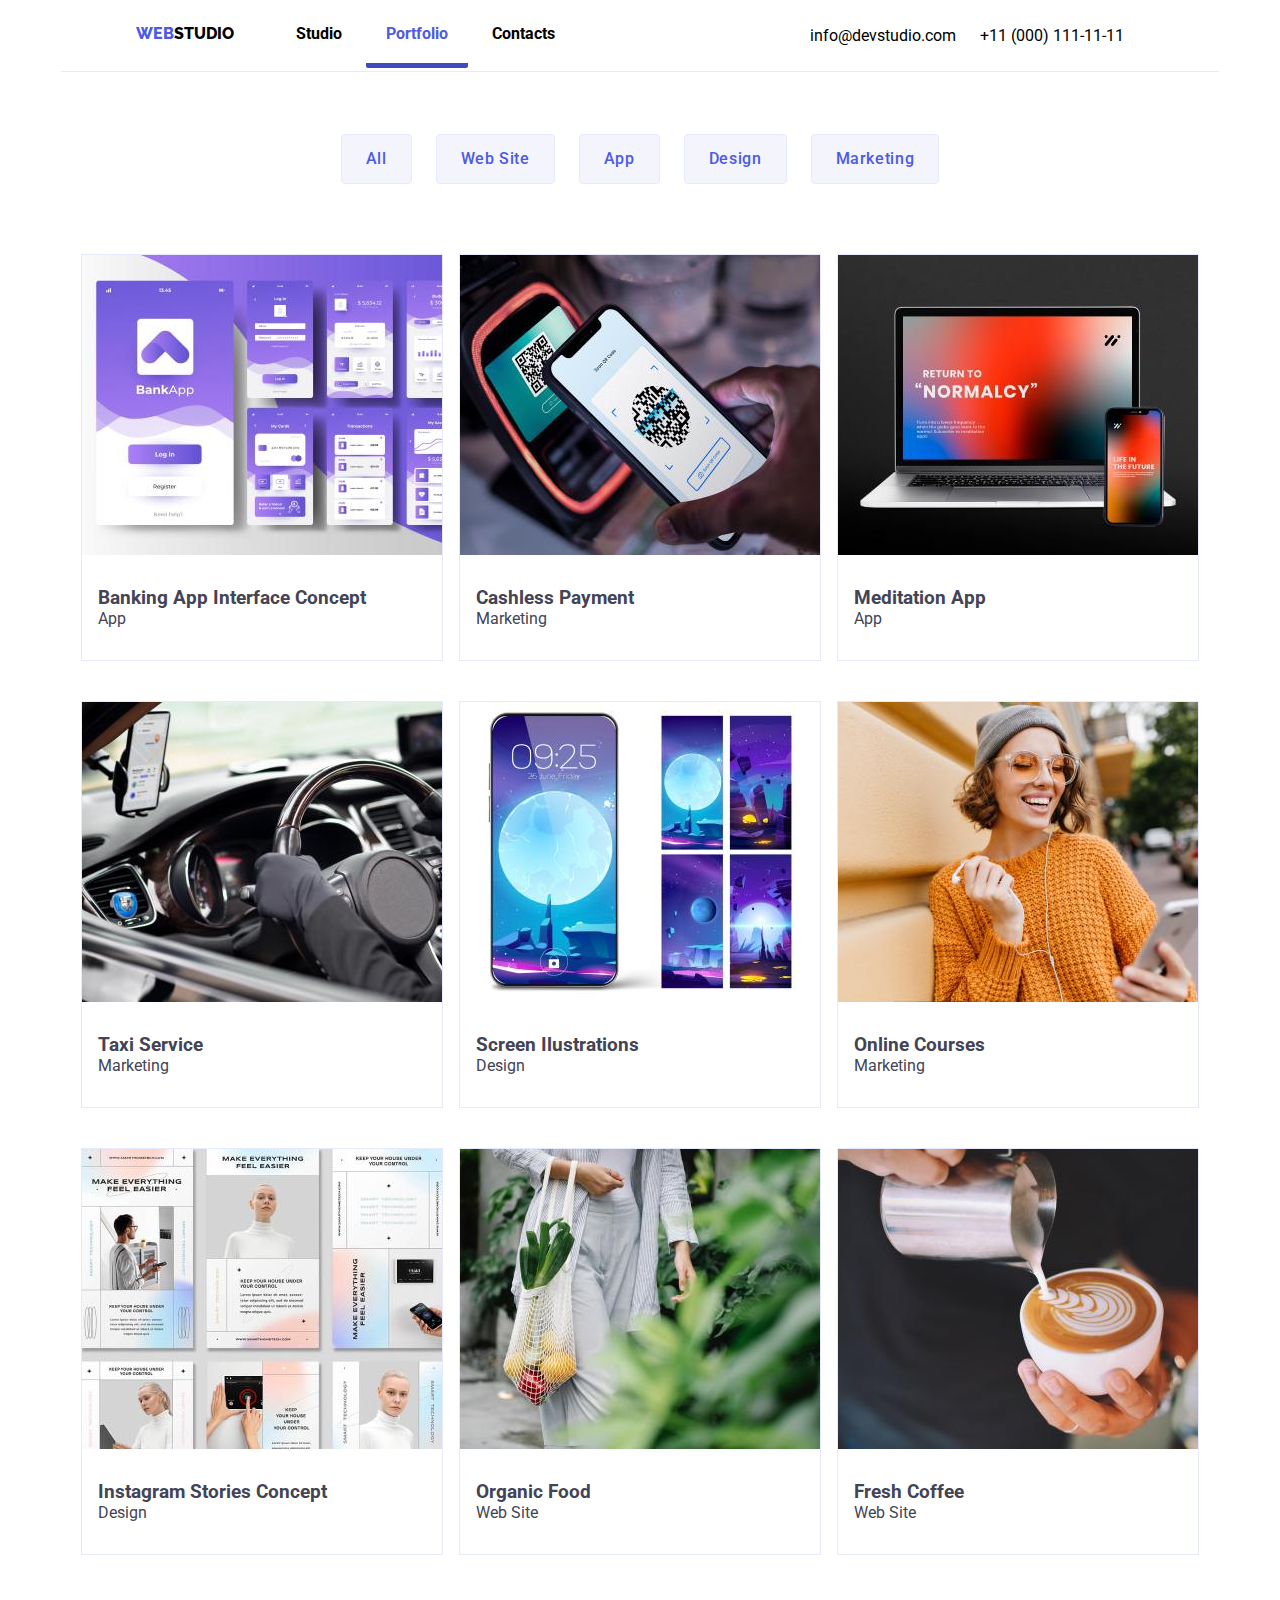
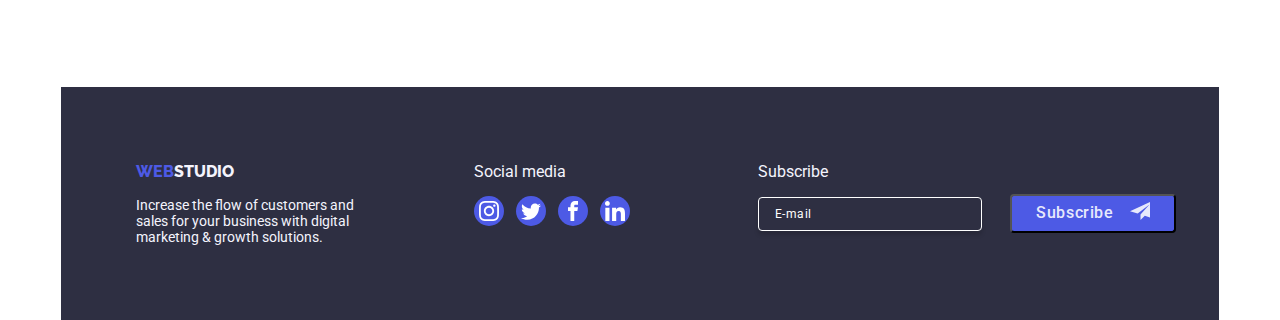
<file: portfolio.html>
<!DOCTYPE html>
<html lang="en">
  <head>
    <meta charset="UTF-8" />
    <meta name="viewport" content="width=device-width, initial-scale=1.0" />
    <link rel="stylesheet" type="text/css" href="./CSS/styles.css" />
    <title>Portfolio</title>

    <!--GoogleFont-->
    <link rel="preconnect" href="https://fonts.googleapis.com" />
    <link rel="preconnect" href="https://fonts.gstatic.com" crossorigin />
    <link
      href="https://fonts.googleapis.com/css2?family=Raleway:wght@800&family=Roboto:wght@400;500;700;900&display=swap"
      rel="stylesheet"
    />
    <link
      rel="stylesheet"
      href="https://cdnjs.cloudflare.com/ajax/libs/modern-normalize/2.0.0/modern-normalize.min.css"
      integrity="sha512-4xo8blKMVCiXpTaLzQSLSw3KFOVPWhm/TRtuPVc4WG6kUgjH6J03IBuG7JZPkcWMxJ5huwaBpOpnwYElP/m6wg=="
      crossorigin="anonymous"
      referrerpolicy="no-referrer"
    />
  </head>
  <body class="container">
    <header>
      <!--Navigational Links-->

      <nav class="headerlinks">
        <ul class="headerlinks-menu1">
          <li class="headerlinks-left">
            <a href="index.html" class="webstudio" style="color: #4d5ae5"
              >WEB<span class="Studio" style="color: black">STUDIO</span></a
            >
          </li>
          <li class="headerlinks-left">
            <a href="index.html" class="link">Studio</a>
          </li>

          <li class="headerlinks-left">
            <a href="portfolio.html" class="link active" style="color: #4d5ae5"
              >Portfolio</a
            >
          </li>

          <li class="headerlinks-left">
            <a href="#" class="link">Contacts</a>
          </li>
        </ul>

        <ul class="headerlinks-menu2">
          <li class="headerlinks-right">
            <a href="mailto:info@devstudio.com" class="link2"
              >info&#64;devstudio.com</a
            >
          </li>

          <li class="headerlinks-right">
            <a href="tel:+110001111111" class="link2"
              >+11 &#40;000&#41; 111&#8208;11&#8208;11</a
            >
          </li>
        </ul>
      </nav>
    </header>

    <main>
      <div class="portfoliofilter">
        <!--Portfolio Button Filter Section-->
        <br />
        <button class="portfoliobuttons" type="button">All</button>
        <button class="portfoliobuttons" type="button">Web Site</button>
        <button class="portfoliobuttons" type="button">App</button>
        <button class="portfoliobuttons" type="button">Design</button>
        <button class="portfoliobuttons" type="button">Marketing</button>
      </div>

      <section>
        <!--Portfolio Images Section-->

        <div class="portfolioimagesection">
          <div class="portfoliocontainer">
            <div class="portfoliodetails">
              <div class="portfolio-image">
                <img
                  src="Images/portfolio_banking_app_interface_concept.jpg"
                  alt="portfolio_banking_app_interface_concept"
                  width="360"
                  height="300"
                />
                <div class="portfolio-imagecaption">
                  <p>
                    14 Stylish and User-Friendly App Design Concepts · Task
                    Manager App · Calorie Tracker App · Exotic Fruit Ecommerce
                    App · Cloud Storage App
                  </p>
                </div>
              </div>

              <ul class="portfoliotext">
                <li><h3>Banking App Interface Concept</h3></li>
                <li>App</li>
              </ul>
            </div>

            <div class="portfoliodetails">
              <div class="portfolio-image">
                <img
                  src="Images/portfolio_cashless_payment.jpg"
                  alt="portfolio_cashless_payment"
                  width="360"
                  height="300"
                />
                <div class="portfolio-imagecaption">
                  <p>
                    14 Stylish and User-Friendly App Design Concepts · Task
                    Manager App · Calorie Tracker App · Exotic Fruit Ecommerce
                    App · Cloud Storage App
                  </p>
                </div>
              </div>
              <ul class="portfoliotext">
                <li><h3>Cashless Payment</h3></li>
                <li>Marketing</li>
              </ul>
            </div>

            <div class="portfoliodetails">
              <div class="portfolio-image">
                <img
                  src="Images/portfolio_meditation_app.jpg"
                  alt="portfolio_meditation_app"
                  width="360"
                  height="300"
                />
                <div class="portfolio-imagecaption">
                  <p>
                    14 Stylish and User-Friendly App Design Concepts · Task
                    Manager App · Calorie Tracker App · Exotic Fruit Ecommerce
                    App · Cloud Storage App
                  </p>
                </div>
              </div>
              <ul class="portfoliotext">
                <li><h3>Meditation App</h3></li>
                <li>App</li>
              </ul>
            </div>
          </div>

          <div class="portfoliocontainer">
            <div class="portfoliodetails">
              <div class="portfolio-image">
                <img
                  src="Images/portfolio_taxi_service.jpg"
                  alt="portfolio_taxi_service"
                  width="360"
                  height="300"
                />
                <div class="portfolio-imagecaption">
                  <p>
                    14 Stylish and User-Friendly App Design Concepts · Task
                    Manager App · Calorie Tracker App · Exotic Fruit Ecommerce
                    App · Cloud Storage App
                  </p>
                </div>
              </div>
              <ul class="portfoliotext">
                <li><h3>Taxi Service</h3></li>
                <li>Marketing</li>
              </ul>
            </div>

            <div class="portfoliodetails">
              <div class="portfolio-image">
                <img
                  src="Images/portfolio_screen_illustrations.jpg"
                  alt="portfolio_screen_illustrations"
                  width="360"
                  height="300"
                />
                <div class="portfolio-imagecaption">
                  <p>
                    14 Stylish and User-Friendly App Design Concepts · Task
                    Manager App · Calorie Tracker App · Exotic Fruit Ecommerce
                    App · Cloud Storage App
                  </p>
                </div>
              </div>
              <ul class="portfoliotext">
                <li><h3>Screen Ilustrations</h3></li>
                <li>Design</li>
              </ul>
            </div>

            <div class="portfoliodetails">
              <div class="portfolio-image">
                <img
                  src="Images/portfolio_online_courses.jpg"
                  alt="portfolio_online_courses"
                  width="360"
                  height="300"
                />

                <div class="portfolio-imagecaption">
                  <p>
                    14 Stylish and User-Friendly App Design Concepts · Task
                    Manager App · Calorie Tracker App · Exotic Fruit Ecommerce
                    App · Cloud Storage App
                  </p>
                </div>
              </div>
              <ul class="portfoliotext">
                <li><h3>Online Courses</h3></li>
                <li>Marketing</li>
              </ul>
            </div>
          </div>

          <div class="portfoliocontainer">
            <div class="portfoliodetails">
              <div class="portfolio-image">
                <img
                  src="Images/portfolio_instagram_stories_concept.jpg"
                  alt="portfolio_instagram_stories_concept"
                  width="360"
                  height="300"
                />
                <div class="portfolio-imagecaption">
                  <p>
                    14 Stylish and User-Friendly App Design Concepts · Task
                    Manager App · Calorie Tracker App · Exotic Fruit Ecommerce
                    App · Cloud Storage App
                  </p>
                </div>
              </div>
              <ul class="portfoliotext">
                <li><h3>Instagram Stories Concept</h3></li>
                <li>Design</li>
              </ul>
            </div>

            <div class="portfoliodetails">
              <div class="portfolio-image">
                <img
                  src="Images/portfolio_organic_food.jpg"
                  alt="portfolio_organic_food"
                  width="360"
                  height="300"
                />
                <div class="portfolio-imagecaption">
                  <p>
                    14 Stylish and User-Friendly App Design Concepts · Task
                    Manager App · Calorie Tracker App · Exotic Fruit Ecommerce
                    App · Cloud Storage App
                  </p>
                </div>
              </div>
              <ul class="portfoliotext">
                <li><h3>Organic Food</h3></li>
                <li>Web Site</li>
              </ul>
            </div>

            <div class="portfoliodetails">
              <div class="portfolio-image">
                <img
                  src="Images/portfolio_fresh_coffee.jpg"
                  alt="portfolio_fresh_coffee"
                  width="360"
                  height="300"
                />

                <div class="portfolio-imagecaption">
                  <p>
                    14 Stylish and User-Friendly App Design Concepts · Task
                    Manager App · Calorie Tracker App · Exotic Fruit Ecommerce
                    App · Cloud Storage App
                  </p>
                </div>
              </div>
              <ul class="portfoliotext">
                <li><h3>Fresh Coffee</h3></li>
                <li>Web Site</li>
              </ul>
            </div>
          </div>
        </div>
      </section>
    </main>

    <footer>
      <!--End Description-->
      <div class="footer">
        <div class="footerlogodetails">
          <a href="index.html" class="webstudio" style="color: #4d5ae5"
            >WEB<span class="Studio" style="color: #f4f4fd">STUDIO</span></a
          >

          <div class="footerdetails">
            <p>
              Increase the flow of customers and
              <br />
              sales for your business with digital
              <br />
              marketing &amp; growth solutions.
            </p>
          </div>
        </div>
        <div class="footersocialmedia">
          <p class="footerlabel">Social media</p>
          <div class="footer-icon">
            <svg width="20px" height="20px" class="iconsocmed">
              <use xlink:href="Images/icons.svg#instagram"></use>
            </svg>
          </div>
          <div class="footer-icon">
            <svg width="20" height="20" class="iconsocmed">
              <use xlink:href="./Images/icons.svg#twitter"></use>
            </svg>
          </div>
          <div class="footer-icon">
            <svg width="20" height="20" class="iconsocmed">
              <use xlink:href="./Images/icons.svg#facebook"></use>
            </svg>
          </div>
          <div class="footer-icon">
            <svg width="20" height="20" class="iconsocmed">
              <use xlink:href="./Images/icons.svg#linkedin-1"></use>
            </svg>
          </div>
        </div>

        <div>
          <p class="footerlabel">Subscribe</p>
          <div class="footer-subscribe">
            <form class="footer-form">
              <input type="email" class="footer-input" placeholder="E-mail" />
              <button type="submit" class="footer-button">
                Subscribe
                <span>
                  <svg width="20" height="20" class="icon-form">
                    <use xlink:href="./Images/icons.svg#icon-subscribe"></use>
                  </svg>
                </span>
              </button>
            </form>
          </div>
        </div>
      </div>
    </footer>
  </body>
</html>
</file>
<file: CSS/styles.css>
/*Global CSS*/

* {
  margin: 0;
  padding: 0;
  box-sizing: border-box;
}
.container {
  max-width: 1158px;
  padding-left: 0;
  padding-right: 0;
  margin-left: auto;
  margin-right: auto;
}
/* Root CSS*/
:root {
  --Iris: #4d5ae5;
  --Cloud: #f4f4fd;
  --Navy-Blue: #2e2f42;
  --White: #fff;
  --Cornflower: #e7e9fc;
  --SLATE: #434455;
  --lightslate: #8e8f99;
  --ocean: #404bbf;

  /* Navigational links CSS */
}
.headerlinks {
  display: flex;
  justify-content: space-between;
  align-items: center;
  flex-direction: row;
  padding-left: 75px;
  padding-right: 75px;
  flex-wrap: wrap;
  border-bottom: 1px solid var(--Cornflower);
  height: 72px;
}
.webstudio {
  text-decoration: none;
  font-weight: 800;
  font-family: 'raleway', sans-serif;
  padding-right: 38px;
  cursor: pointer;
}

.headerlinks-left .link {
  /*text decorations*/
  text-decoration: none;
  font-weight: bold;
  color: black;
  font-size: 16px;
  padding-right: 20px;
  padding-left: 20px;
}

.headerlinks-right .link2 {
  /*text decorations*/
  text-decoration: none;
  color: black;
  font-size: 16px;
  padding-right: 20px;
  padding-bottom: 20px;
}
.link:hover {
  color: gray;
}
.link2:hover {
  color: gray;
}
.link:active {
  color: var(--ocean);
  border-bottom: 5px solid var(--ocean);
  border-radius: 2px;
  width: 100%;
  display: inline-flex;
  padding-top: 20px;
  padding-bottom: 20px;
}
.link2:active {
  color: var(--ocean);
  border-bottom: 5px solid var(--ocean);
  border-radius: 2px;
  width: 100%;
  display: inline-flex;
  padding-top: 20px;
  padding-bottom: 20px;
}

.active {
  color: var(--ocean);
  border-bottom: 5px solid var(--ocean);
  border-radius: 2px;
  width: 100%;
  display: inline-flex;
  padding-top: 20px;
  padding-bottom: 20px;
}

.headerlinks-left {
  display: inline-block;
}

.headerlinks-right {
  display: inline-block;
}

/* Title heading CSS */

.button:hover {
  background-color: var(--Iris);
  color: var(--Cloud);
  box-shadow: 0px 2px 1px 0px rgba(46, 47, 66, 0.08),
    0px 1px 1px 0px rgba(46, 47, 66, 0.16),
    0px 1px 6px 0px rgba(46, 47, 66, 0.08);
}

.title {
  background-image: url('../Images/people_office.jpg');
  background-size: cover;
  position: relative;
  background-position: center;
  background-position-y: -135px;
  height: 500px;
  width: 1158px;

  font-size: 40px;
  color: var(--Cloud);

  /* flex*/
  display: flex;
  align-items: center;
  flex-direction: column;
  justify-content: center;
  font-weight: 900;
  flex-shrink: 0;

  /*margins and padding*/
  padding-top: 200px;
  padding-bottom: 200px;
}

.titleoverlay {
  background-color: rgba(46, 47, 66, 0.7);
  position: absolute;
  height: 100%;
  width: 100%;
  top: 0;
  left: 0;
  z-index: 1;
}

.button {
  z-index: 10;
}

.herotitle {
  border: 0;
  padding-bottom: 24px;
  z-index: 11;
}

.button {
  text-align: center;
  color: var(--SLATE);
  border-radius: 4px;
  cursor: pointer;
  font-family: Roboto;
  font-size: 16px;

  /*margins and padding*/
  padding-top: 16px;
  padding-bottom: 16px;
  padding-left: 32px;
  padding-right: 32px;
  border: 4px;
}

/*Modal CSS*/
.backdrop {
  width: 100%;
  height: 100%;
  background-color: rgba(0, 0, 0, 0.4);
  position: fixed;
  top: 0;
  display: flex;
  justify-content: center;
  align-items: center;
  transition: opacity 250ms cubic-bezier(0.4, 0, 0.2, 1);
  z-index: 12;
}
.modal {
  width: 408px;
  height: 584px;
  background-color: white;
  border-radius: 4px;
  padding: 24px;
}
.is-hidden {
  pointer-events: none;
  opacity: 0;
}
.modal-close-btn {
  border-radius: 100%;
  border: 1px solid rgba(0, 0, 0, 0.1);
  background-color: var(--Cornflower);
  width: 24px;
  height: 24px;
  color: var(--ocean);
  margin-left: auto;
  display: block;
  transition: fill 250ms cubic-bezier(0.4, 0, 0.2, 1),
    border 250ms cubic-bezier(0.4, 0, 0.2, 1);
  cursor: pointer;
  display: flex;
  align-items: center;
  justify-content: center;
  font-size: 16px;
}
.modal-close-btn:hover {
  fill: currentColor;
  border: 1px solid currentColor;
  background-color: var(--ocean);
  color: var(--Cornflower);
  transition: fill 250ms cubic-bezier(0.4, 0, 0.2, 1),
    border 250ms cubic-bezier(0.4, 0, 0.2, 1);
}

.modal-header {
  color: var(--NAVY-BLUE, #2e2f42);
  text-align: center;
  margin-top: 24px;
  margin-bottom: 16px;
  /* Body Medium */
  font-family: Roboto;
  font-size: 16px;
  font-style: normal;
  font-weight: 500;
  line-height: 24px; /* 150% */
  letter-spacing: 0.32px;
}

.modal-label {
  color: var(--LIGHT-SLATE, #8e8f99);
  /* Small Text */
  font-family: Roboto;
  font-size: 12px;
  font-style: normal;
  font-weight: 400;
  line-height: 14px; /* 116.667% */
  letter-spacing: 0.48px;
}

.modal-input {
  color: var(--LIGHT-SLATE, #8e8f99);
  width: 360px;
  height: 40px;
  /* Small Text */
  font-family: Roboto;
  font-size: 12px;
  font-style: normal;
  font-weight: 400;
  line-height: 14px; /* 116.667% */
  letter-spacing: 0.48px;
  padding-left: 36px;
  border-radius: 4px;
  border: 1px solid var(--NAVY-BLUE-modal, rgba(46, 47, 66, 0.4));
  transition: 250ms;
  transition-property: color, border-color, background-color;
  transition-timing-function: cubic-bezier(0.4, 0, 0.2, 1);
}

.modal-textbox {
  color: var(--LIGHT-SLATE, #8e8f99);
  width: 360px;
  height: 100px;
  /* Small Text */
  font-family: Roboto;
  font-size: 12px;
  font-style: normal;
  font-weight: 400;
  line-height: 14px; /* 116.667% */
  letter-spacing: 0.48px;
  padding: 8px 8px;
  border-radius: 4px;
  border: 1px solid var(--NAVY-BLUE-modal, rgba(46, 47, 66, 0.4));
}

textarea {
  resize: none;
}

.modal-checkbox {
  width: 16px;
  height: 16px;
}

.modal-checkboxcontainer {
  display: flex;
  gap: 8px;
  padding-top: 8px;
}
.modal-form {
  display: flex;
  flex-direction: column;
}

.modal-iconname {
  position: relative;
  top: -30px;
  left: 10px;
}

.modal-iconphone {
  position: relative;
  top: -30px;
  left: 10px;
}

.modal-iconemail {
  position: relative;
  top: -30px;
  left: 10px;
}
.modal-sendbutton {
  color: var(--Cornflower);
  border-radius: 4px;
  cursor: pointer;
  font-family: Roboto;
  font-size: 16px;
  position: relative;
  top: 20px;
  left: 95px;

  /*margins and padding*/
  padding: 16px 32px;
  border: 4px;
  background-color: var(--Iris);
  width: 169px;
  height: 56px;

  border-radius: 4px;
  box-shadow: 0px 4px 4px 0px rgba(0, 0, 0, 0.15);
}

.modal-sendbutton:active {
  border: 1px solid currentColor;
  background-color: var(--ocean);
  color: var(--Cornflower);
  transition: fill 250ms cubic-bezier(0.4, 0, 0.2, 1),
    border 250ms cubic-bezier(0.4, 0, 0.2, 1);
}
.modal-sendbutton:hover {
  cursor: pointer;
}

.modal-container {
  margin: 8px 0px;
}
/*modal checkbox*/

.service-agree {
  display: flex;
  align-items: center;
  justify-content: center;
}
.agree-checkbox {
  width: 20px;
  height: 20px;
  position: relative;
  left: 18px;
  opacity: 0;
}

.agree-check-icon {
  fill: none;
  margin-right: 8px;
  border: 2px solid black;
  border-radius: 2px;
  transition: 250ms;
  transition-property: color, border-color, background-color;
  transition-timing-function: cubic-bezier(0.4, 0, 0.2, 1);
}

.service-agree .agree-checkbox:focus + .agree-check-icon,
.service-agree .agree-checkbox:checked:focus + .agree-check-icon {
  outline: 2px solid #212121;
}

.service-agree .agree-checkbox:checked + .agree-check-icon {
  background-color: var(--Iris);
  border-color: var(--Iris);
  fill: white;
  outline: none;
  stroke: white;
  stroke-width: 0.2;
  visibility: visible;
}

.agree-text {
  color: var(--LIGHT-SLATE, #8e8f99);
  /* Small Text */
  font-family: Roboto;
  font-size: 12px;
  font-style: normal;
  font-weight: 400;
  line-height: 14px; /* 116.667% */
  letter-spacing: 0.48px;
}

/*modal psuedoelements*/
.modal-input:focus + .modal-iconname,
.modal-input:hover + .modal-iconname {
  fill: var(--Iris);
  transition: 250ms;
  transition-property: color, border-color, background-color;
  transition-timing-function: cubic-bezier(0.4, 0, 0.2, 1);
}

.modal-input:focus + .modal-iconphone,
.modal-input:hover + .modal-iconphone {
  fill: var(--Iris);
  transition: 250ms;
  transition-property: color, border-color, background-color;
  transition-timing-function: cubic-bezier(0.4, 0, 0.2, 1);
}

.modal-input:focus + .modal-iconemail,
.modal-input:hover + .modal-iconemail {
  fill: var(--Iris);
  transition: 250ms;
  transition-property: color, border-color, background-color;
  transition-timing-function: cubic-bezier(0.4, 0, 0.2, 1);
}

.modal-input:hover {
  border-radius: 4px;
  border: 1px solid var(--Iris-modal, rgba(85, 92, 228, 0.825));
  transition: 250ms;
  transition-property: color, border-color, background-color;
  transition-timing-function: cubic-bezier(0.4, 0, 0.2, 1);
}

.modal-textbox:hover::placeholder {
  color: var(--Iris);
  transition: 250ms;
  transition-property: color, border-color, background-color;
  transition-timing-function: cubic-bezier(0.4, 0, 0.2, 1);
}
.modal-textbox:hover {
  border-radius: 4px;
  border: 1px solid var(--Iris-modal, rgba(85, 92, 228, 0.825));
  transition: 250ms;
  transition-property: color, border-color, background-color;
  transition-timing-function: cubic-bezier(0.4, 0, 0.2, 1);
}

.modal-input:focus {
  border-radius: 4px;
  border: 1px solid var(--Iris-modal, rgba(85, 92, 228, 0.825));
  transition: 250ms;
  transition-property: color, border-color, background-color;
  transition-timing-function: cubic-bezier(0.4, 0, 0.2, 1);
}

/* Main CSS */
.advantages_section {
  margin-top: 60px;
  margin-bottom: 60px;
}
body {
  font-family: 'Roboto', sans-serif;
  color: var(--SLATE);
  margin-left: 100px;
  margin-right: 100px;
}
ul {
  list-style-type: none;
}
li {
  list-style-type: none;
}

h2 {
  color: var(--Navy-Blue);
}

/* Content1 CSS */

.content1 {
  /*flex and alignment*/
  display: flex;
  justify-content: center;
  padding-left: 50px;
  padding-right: 50px;
}

.content1-iconcontainer {
  background-color: var(--Cloud);
  padding: 24px 100px;
  text-align: center;
  margin-bottom: 8px;
  border-radius: 4px;
}

.content1-iconcontainer:hover {
  box-shadow: 5px 5px 5px 5px gray;
  transform: scale(0.75);
}
.content1-iconcontainer:active {
  background: linear-gradient(to bottom, #fff 0%, var(--lightslate) 100%);
}

.content1details {
  display: flex;
  flex-direction: column;
  align-items: flex-start;
  padding: 8px 8px;
  font-size: 16px;
  font-family: 'roboto', sans-serif;
}

.content1details h3 {
  margin-bottom: 8px;
}

/* Content2 CSS */
.content2title {
  text-align: center;
}
.content2images {
  display: flex;
  justify-content: center;
  margin-top: 50px;
  margin-bottom: 50px;
}

.images {
  margin: 12px;
  border: 1px solid var(--Cornflower);
}

/* Content3 CSS */

.content3 {
  background-color: var(--Cloud);
  text-align: center;
  padding-left: 50px;
  padding-right: 50px;
}

.content3profiles {
  /*design*/
  background-color: var(--White);
  border-radius: 0px 0px 4px 4px;
  background: var(--WHITE, #fff);
  box-shadow: 0px 2px 1px 0px rgba(46, 47, 66, 0.08),
    0px 1px 1px 0px rgba(46, 47, 66, 0.16),
    0px 1px 6px 0px rgba(46, 47, 66, 0.08);

  /*flex and alignment*/
  display: inline-flex;
  align-items: baseline;
  flex-direction: column;
  justify-content: center;

  /*paddings and margins*/
  margin-left: 8px;
  margin-right: 8px;
  margin-bottom: 120px;
}

.content3title {
  text-align: center;
  padding-top: 100px;
  padding-bottom: 72px;
}

.content3details {
  display: flex;
  justify-content: center;
  align-items: center;
  flex-direction: column;
  margin-left: auto;
  margin-right: auto;
  padding: 32px 32px 0px 32px;
  gap: 8px;
}

/*Content 4 CSS*/

.content4title {
  text-align: center;
  margin-bottom: 72px;
  margin-top: 120px;
}

.customers {
  display: inline-flex;
  flex-direction: row;
  border: 1px solid var(--lightslate);
  padding: 16px 24px;
  border-radius: 4px;
  margin: 0px 12px 120px 12px;
}

.customers:hover {
  box-shadow: 1px 1px 1px 1px gray;
  transform: scale(0.75);
}

.content4icons {
  display: flex;
  justify-content: center;
}

.customer-logo {
  fill: var(--lightslate);
}

/*footer CSS*/

.footer {
  background-color: var(--Navy-Blue);
  padding-top: 75px;
  padding-bottom: 75px;
  padding-left: 75px;

  display: flex;
  justify-content: flex-start;
  gap: 120px;
}

.footer .webstudio {
  text-decoration: none;
  font-weight: 800;
  font-family: 'raleway', sans-serif;
}

.footerdetails {
  color: var(--Cloud);
  font-size: 14px;
  margin-top: 16px;
}

.footerlabel {
  color: var(--Cloud);
  font-size: 16px;
}

/*Icons for footer and content 3 CSS*/

.footer-icon {
  display: inline-block;
  padding: 5px;
  background-color: var(--Iris);
  border-radius: 50%;
  margin-top: 15px;
  margin-right: 8px;
}

.footer-icon:active {
  background: linear-gradient(
    to bottom,

    var(--lightslate) 0%,
    var(--Iris) 100%
  );
}

.footer-icon:hover {
  transform: scale(1.5);
}

div .teamsocialicons {
  margin-bottom: 32px;
}
div .team-icon {
  display: inline-block;
  flex-direction: row;
  align-items: center;
  gap: 8px;
  padding: 5px;
  background-color: var(--Iris);
  border-radius: 50%;
  margin-top: 15px;
  margin-right: 8px;
}

.teamsocialicons {
  margin: auto;
}

.iconsocmed {
  fill: white;
  display: flex;
  justify-content: flex-start;
}

.team-icon:hover {
  transform: scale(1.5);
  background: var(--Iris);
}

.team-icon:active {
  background: linear-gradient(
    to bottom,
    var(--lightslate) 0%,
    var(--Iris) 100%
  );
}

.footer-button {
  display: inline-flex;
  background: var(--Iris);
  color: var(--Cornflower);
  padding: 4px 24px;
  justify-content: center;
  align-items: center;
  gap: 16px;
  border-radius: 4px;
  margin: 0 24px;
  /* Button Text */
  font-family: Roboto;
  font-size: 16px;
  font-style: normal;
  font-weight: 500;
  line-height: 24px; /* 150% */
  letter-spacing: 0.64px;
}

.icon-form {
  fill: var(--Cornflower);
}

.footer-input {
  padding: 4px 50px 4px 16px;
  margin-top: 16px;
  justify-content: center;
  color: var(--WHITE, #fff);
  font-family: Roboto;
  font-size: 12px;
  font-style: normal;
  font-weight: 400;
  line-height: 24px; /* 200% */
  letter-spacing: 0.48px;
  border-radius: 4px;
  border: 1px solid var(--WHITE, #fff);
  box-shadow: 0px 4px 4px 0px rgba(0, 0, 0, 0.15);
  background: var(--NAVY-BLUE, #2e2f42);
}

.footer-input:active {
  padding: 4px 50px 4px 16px;
  margin-top: 16px;
  justify-content: center;
  color: var(--WHITE, #fff);
  font-family: Roboto;
  font-size: 12px;
  font-style: normal;
  font-weight: 400;
  line-height: 24px; /* 200% */
  letter-spacing: 0.48px;
  border-radius: 4px;
  border: 1px solid var(--WHITE, #fff);
  box-shadow: 0px 4px 4px 0px rgba(0, 0, 0, 0.15);
  background: var(--NAVY-BLUE, #2e2f42);
}

.footer-input::placeholder {
  color: var(--WHITE, #fff);
}
/*** PORTFOLIO PAGE STYLES ***/

/* Portfolio main Css*/

.portfoliofilter {
  display: flex;
  justify-content: center;
  flex-direction: row;
  margin-right: 20px;
  margin-left: 20px;
  flex-wrap: wrap;
  margin-top: 50px;
}

.portfoliobuttons {
  padding: 12px 24px;
  margin: 12px;
  color: var(--IRIS, #4d5ae5);
  text-align: center;
  border-radius: 4px;
  border: 1px solid var(--CORNFLOWER, #e7e9fc);
  background: var(--CLOUD, #f4f4fd);

  /* Button Text */
  font-family: Roboto;
  font-size: 16px;
  font-style: normal;
  font-weight: 500;
  line-height: 24px; /* 150% */
  letter-spacing: 0.64px;
}

.portfoliobuttons:hover {
  background-color: var(--Iris);
  color: var(--Cloud);
  box-shadow: 0px 2px 1px 0px rgba(46, 47, 66, 0.08),
    0px 1px 1px 0px rgba(46, 47, 66, 0.16),
    0px 1px 6px 0px rgba(46, 47, 66, 0.08);
}

.portfolioimagesection {
  display: flex;
  flex-direction: column;
  align-items: center;
  margin-top: 50px;
  margin-bottom: 100px;
}
.portfoliocontainer {
  display: inline-flex;
  justify-content: center;
}

.portfoliodetails {
  display: flex;
  justify-content: flex-start;
  flex-direction: column;
  margin: 8px 8px 32px;

  border: 1px solid var(--Cornflower);
  text-align: left;
  overflow: hidden;
}

.portfoliotext {
  padding-inline-start: 16px;
  padding-top: 32px;
  padding-bottom: 32px;
}

/*Portfolio pseudo-class*/

.portfoliodetails:hover {
  box-shadow: 0px 2px 1px 0px rgba(46, 47, 66, 0.08),
    0px 1px 1px 0px rgba(46, 47, 66, 0.16),
    0px 1px 6px 0px rgba(46, 47, 66, 0.08);
}

/*portfolio image setting in HMW5*/
.portfolio-imagecaption {
  position: absolute;
  background-color: var(--IRIS, #4d5ae5);
  color: white;
  width: 100%;
  height: 100%;
  top: 0;
  left: 0;
  opacity: 0;
  transform: translateY(
    100%
  ); /*manipulates y axis of overlay to go 100% below*/

  transition: transform 0.25s cubic-bezier(0.4, 0, 0.2, 1);
}

.portfolio-imagecaption p {
  padding: 40px 32px;

  /*font style*/
  font-family: Roboto;
  font-size: 16px;
  font-style: normal;
  font-weight: 400;
  line-height: 24px; /* 150% */
  letter-spacing: 0.32px;
}

.portfolio-image {
  position: relative;
  overflow: hidden;
}

.portfolio-image img {
  display: block;
  width: 100%;
}

.portfoliodetails:hover .portfolio-imagecaption {
  opacity: 0.9;
  transform: translateY(0);
}
</file>
